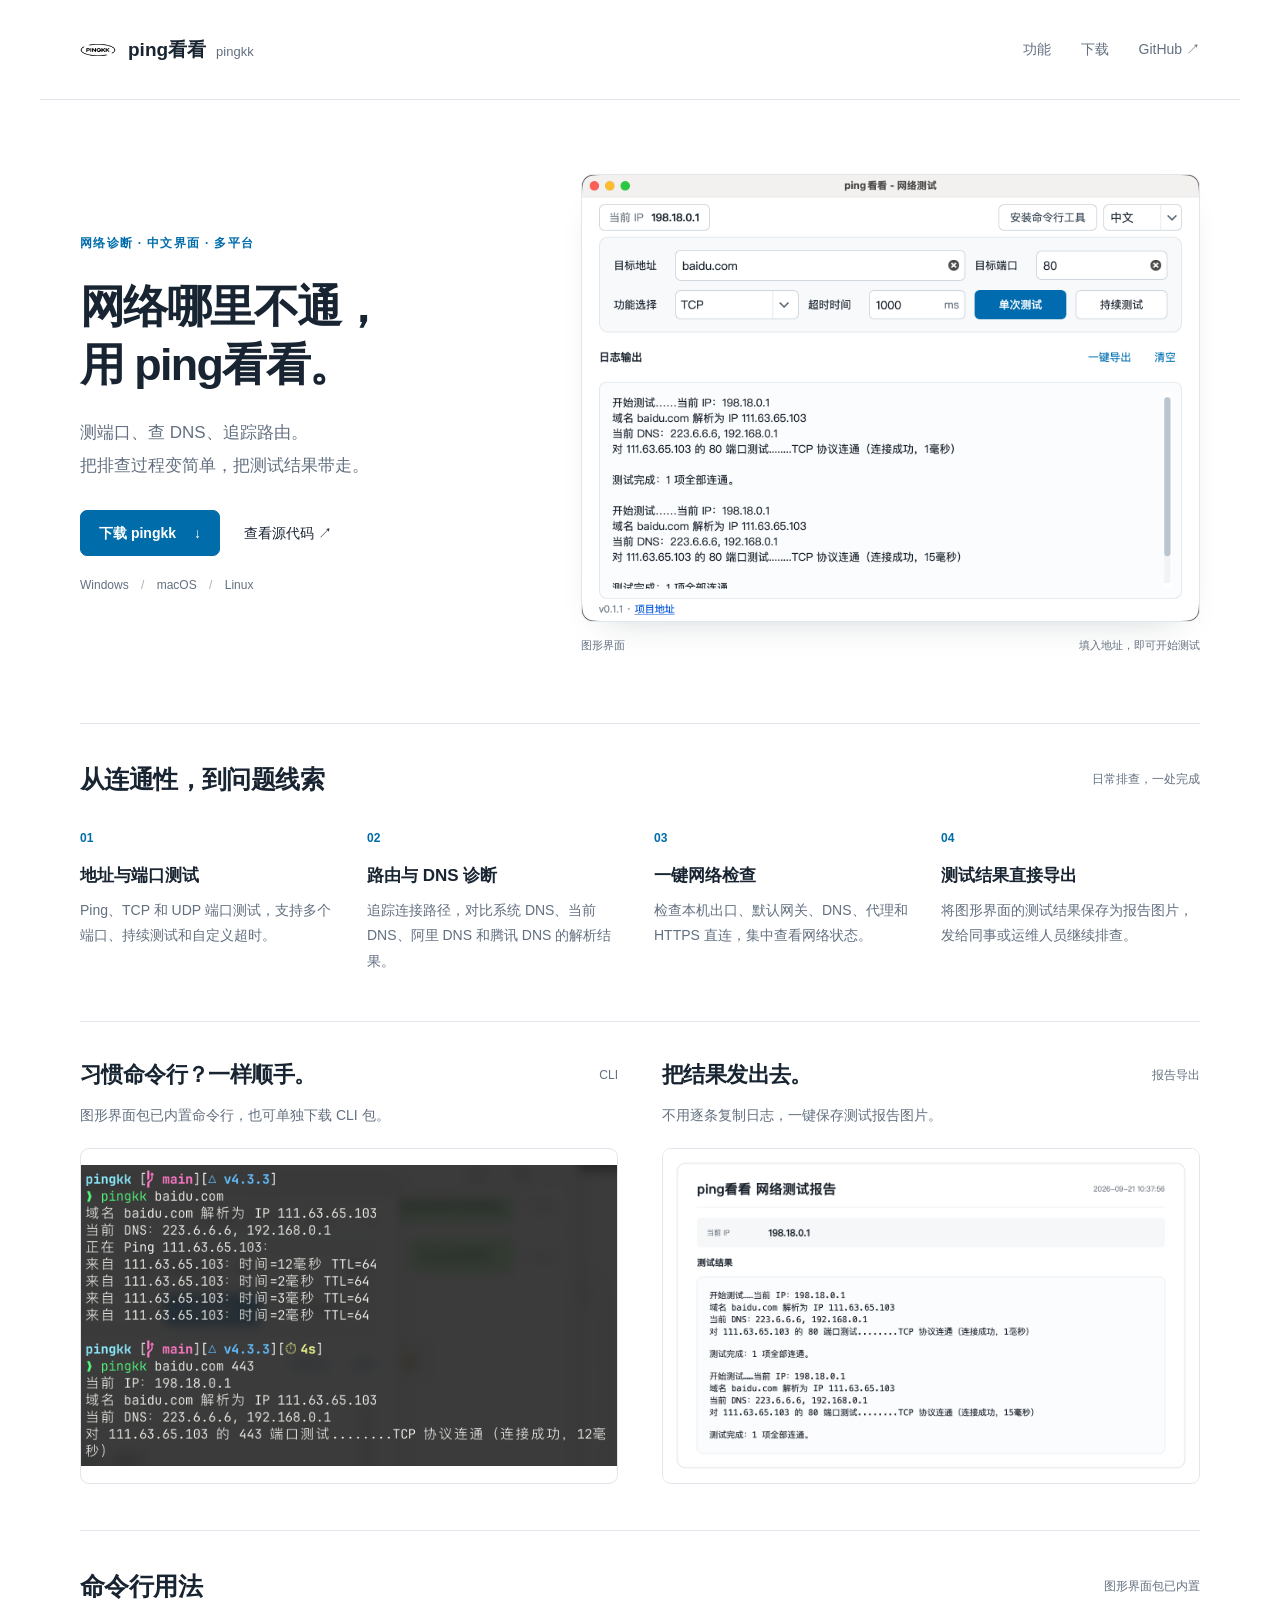
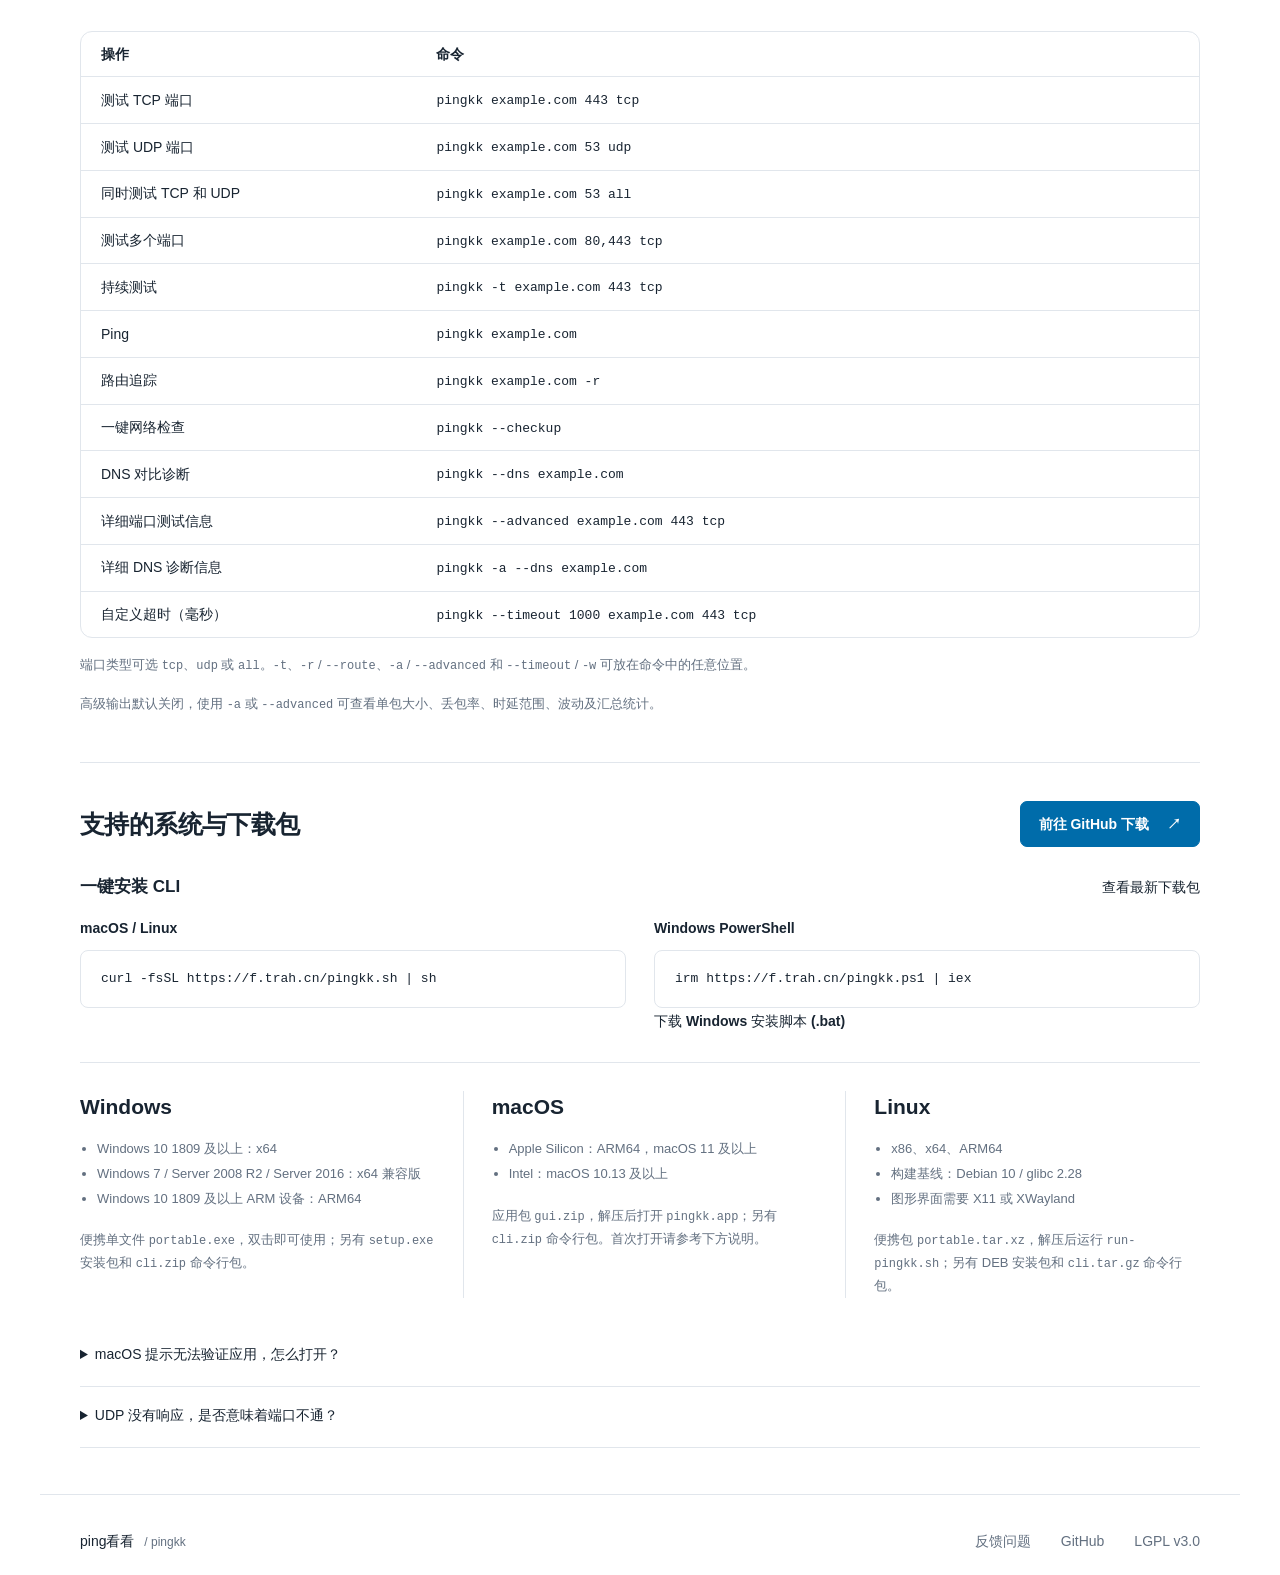
<file: website/index.html>
<!doctype html>
<html lang="zh-CN">
<head>
  <meta charset="utf-8">
  <meta name="viewport" content="width=device-width, initial-scale=1">
  <title>pingkk（ping看看）｜跨平台网络诊断工具</title>
  <meta name="description" content="pingkk（ping看看）是一款支持 Windows、macOS 和 Linux 的网络诊断工具，提供 TCP/UDP 端口测试、Ping、路由追踪、DNS 检测、一键网络检查和报告导出，支持中文图形界面及命令行。">
  <meta name="theme-color" content="#ffffff">
  <link rel="canonical" href="https://trah01.github.io/pingkk/">
  <link rel="icon" href="../assets/pingkk-icon.png" type="image/png">
  <meta property="og:type" content="website">
  <meta property="og:locale" content="zh_CN">
  <meta property="og:title" content="pingkk（ping看看）｜跨平台网络诊断工具">
  <meta property="og:description" content="测端口、查 DNS、追踪路由，把网络问题和测试结果看清楚。支持 Windows、macOS 和 Linux。">
  <meta property="og:url" content="https://trah01.github.io/pingkk/">
  <meta property="og:image" content="https://trah01.github.io/pingkk/assets/图形界面示例.png">
  <meta name="twitter:card" content="summary_large_image">
  <link rel="stylesheet" href="style.css">
  <script type="application/ld+json">
  {"@context":"https://schema.org","@type":"SoftwareApplication","name":"pingkk（ping看看）","description":"跨平台网络诊断工具，支持 TCP/UDP 端口测试、Ping、路由追踪、DNS 检测和报告导出。","url":"https://trah01.github.io/pingkk/","downloadUrl":"https://github.com/trah01/pingkk/releases/latest","operatingSystem":"Windows, macOS, Linux","applicationCategory":"UtilitiesApplication","license":"https://www.gnu.org/licenses/lgpl-3.0.html","offers":{"@type":"Offer","price":"0","priceCurrency":"CNY"}}
  </script>
</head>
<body>
  <a class="skip" href="#main">跳到正文</a>
  <header class="header wrap">
    <a class="brand" href="#" aria-label="ping看看首页"><img src="../assets/pingkk-icon.png" width="36" height="36" alt=""><span>ping看看<span class="brand-en">pingkk</span></span></a>
    <nav aria-label="主导航"><a href="#features">功能</a><a href="#download">下载</a><a href="https://github.com/trah01/pingkk">GitHub <span aria-hidden="true">↗</span></a></nav>
  </header>
  <main id="main" class="wrap">
    <section class="intro" aria-labelledby="intro-title">
      <div class="intro-copy">
        <p class="eyebrow">网络诊断 · 中文界面 · 多平台</p>
        <h1 id="intro-title">网络哪里不通，<br>用 ping看看。</h1>
        <p class="lead">测端口、查 DNS、追踪路由。<br>把排查过程变简单，把测试结果带走。</p>
        <div class="actions"><a class="button primary" href="https://github.com/trah01/pingkk/releases/latest">下载 pingkk <span aria-hidden="true">↓</span></a><a class="text-link" href="https://github.com/trah01/pingkk">查看源代码 <span aria-hidden="true">↗</span></a></div>
        <p class="platforms">Windows <span>/</span> macOS <span>/</span> Linux</p>
      </div>
      <figure class="product"><a href="../assets/图形界面示例.png" aria-label="查看完整图形界面截图"><img src="../assets/图形界面示例.png" width="1600" height="1156" alt="ping看看图形界面：填写目标地址和端口，选择测试方式，查看日志并导出结果" fetchpriority="high"></a><figcaption><span>图形界面</span><span>填入地址，即可开始测试</span></figcaption></figure>
    </section>

    <section id="features" class="section" aria-labelledby="features-title">
      <div class="section-heading"><h2 id="features-title">从连通性，到问题线索</h2><span class="section-note">日常排查，一处完成</span></div>
      <div class="features">
        <article><span class="number">01</span><h3>地址与端口测试</h3><p>Ping、TCP 和 UDP 端口测试，支持多个端口、持续测试和自定义超时。</p></article>
        <article><span class="number">02</span><h3>路由与 DNS 诊断</h3><p>追踪连接路径，对比系统 DNS、当前 DNS、阿里 DNS 和腾讯 DNS 的解析结果。</p></article>
        <article><span class="number">03</span><h3>一键网络检查</h3><p>检查本机出口、默认网关、DNS、代理和 HTTPS 直连，集中查看网络状态。</p></article>
        <article><span class="number">04</span><h3>测试结果直接导出</h3><p>将图形界面的测试结果保存为报告图片，发给同事或运维人员继续排查。</p></article>
      </div>
    </section>

    <section class="section modes" aria-label="命令行与测试报告">
      <article class="mode"><div class="section-heading"><h2>习惯命令行？一样顺手。</h2><span class="section-note">CLI</span></div><p>图形界面包已内置命令行，也可单独下载 CLI 包。</p><a class="image-link" href="../assets/命令行示例.png"><img src="../assets/命令行示例.png" width="1326" height="744" alt="pingkk 命令行测试示例" loading="lazy"></a></article>
      <article class="mode"><div class="section-heading"><h2>把结果发出去。</h2><span class="section-note">报告导出</span></div><p>不用逐条复制日志，一键保存测试报告图片。</p><a class="image-link" href="../assets/测试报告示例.png"><img src="../assets/测试报告示例.png" width="1200" height="745" alt="ping看看导出的测试报告，包含目标信息、检测结果与日志" loading="lazy"></a></article>
    </section>

    <section id="commands" class="section" aria-labelledby="commands-title">
      <div class="section-heading"><h2 id="commands-title">命令行用法</h2><span class="section-note">图形界面包已内置</span></div>
      <div class="command-table"><table><thead><tr><th scope="col">操作</th><th scope="col">命令</th></tr></thead><tbody>
        <tr><td>测试 TCP 端口</td><td><code>pingkk example.com 443 tcp</code></td></tr>
        <tr><td>测试 UDP 端口</td><td><code>pingkk example.com 53 udp</code></td></tr>
        <tr><td>同时测试 TCP 和 UDP</td><td><code>pingkk example.com 53 all</code></td></tr>
        <tr><td>测试多个端口</td><td><code>pingkk example.com 80,443 tcp</code></td></tr>
        <tr><td>持续测试</td><td><code>pingkk -t example.com 443 tcp</code></td></tr>
        <tr><td>Ping</td><td><code>pingkk example.com</code></td></tr>
        <tr><td>路由追踪</td><td><code>pingkk example.com -r</code></td></tr>
        <tr><td>一键网络检查</td><td><code>pingkk --checkup</code></td></tr>
        <tr><td>DNS 对比诊断</td><td><code>pingkk --dns example.com</code></td></tr>
        <tr><td>详细端口测试信息</td><td><code>pingkk --advanced example.com 443 tcp</code></td></tr>
        <tr><td>详细 DNS 诊断信息</td><td><code>pingkk -a --dns example.com</code></td></tr>
        <tr><td>自定义超时（毫秒）</td><td><code>pingkk --timeout 1000 example.com 443 tcp</code></td></tr>
      </tbody></table></div>
      <p class="command-note">端口类型可选 <code>tcp</code>、<code>udp</code> 或 <code>all</code>。<code>-t</code>、<code>-r</code> / <code>--route</code>、<code>-a</code> / <code>--advanced</code> 和 <code>--timeout</code> / <code>-w</code> 可放在命令中的任意位置。</p>
      <p class="command-note">高级输出默认关闭，使用 <code>-a</code> 或 <code>--advanced</code> 可查看单包大小、丢包率、时延范围、波动及汇总统计。</p>
    </section>

    <section id="download" class="section" aria-labelledby="download-title">
      <div class="section-heading"><h2 id="download-title">支持的系统与下载包</h2><a class="button primary" href="https://github.com/trah01/pingkk/releases/latest">前往 GitHub 下载 <span aria-hidden="true">↗</span></a></div>
      <div class="cli-install" aria-labelledby="install-title">
        <div class="section-heading"><h3 id="install-title">一键安装 CLI</h3><a class="text-link" href="https://f.trah.cn/pingkk/latest/">查看最新下载包</a></div>
        <div class="install-commands">
          <div><h4>macOS / Linux</h4><pre><code>curl -fsSL https://f.trah.cn/pingkk.sh | sh</code></pre></div>
          <div><h4>Windows PowerShell</h4><pre><code>irm https://f.trah.cn/pingkk.ps1 | iex</code></pre><a class="text-link" href="https://f.trah.cn/pingkk.bat" download>下载 Windows 安装脚本 (.bat)</a></div>
        </div>
      </div>
      <div class="systems">
        <article><h3>Windows</h3><ul><li>Windows 10 1809 及以上：x64</li><li>Windows 7 / Server 2008 R2 / Server 2016：x64 兼容版</li><li>Windows 10 1809 及以上 ARM 设备：ARM64</li></ul><p>便携单文件 <code>portable.exe</code>，双击即可使用；另有 <code>setup.exe</code> 安装包和 <code>cli.zip</code> 命令行包。</p></article>
        <article><h3>macOS</h3><ul><li>Apple Silicon：ARM64，macOS 11 及以上</li><li>Intel：macOS 10.13 及以上</li></ul><p>应用包 <code>gui.zip</code>，解压后打开 <code>pingkk.app</code>；另有 <code>cli.zip</code> 命令行包。首次打开请参考下方说明。</p></article>
        <article><h3>Linux</h3><ul><li>x86、x64、ARM64</li><li>构建基线：Debian 10 / glibc 2.28</li><li>图形界面需要 X11 或 XWayland</li></ul><p>便携包 <code>portable.tar.xz</code>，解压后运行 <code>run-pingkk.sh</code>；另有 DEB 安装包和 <code>cli.tar.gz</code> 命令行包。</p></article>
      </div>
      <div class="help"><details><summary>macOS 提示无法验证应用，怎么打开？</summary><p>此版本未使用 Apple Developer ID 和公证。确认从本项目 Releases 下载后，在终端进入 pingkk.app 所在目录，执行以下命令，再双击打开应用。命令只清除此应用的下载隔离标记。</p><pre><code>xattr -dr com.apple.quarantine pingkk.app</code></pre></details><details><summary>UDP 没有响应，是否意味着端口不通？</summary><p>不一定。UDP 只有收到目标响应时才显示为连通；没有响应时显示“状态未知”，不能仅据此确定端口不通。</p></details></div>
    </section>
  </main>
  <footer class="footer wrap"><span>ping看看 <span class="muted">/ pingkk</span></span><div><a href="https://github.com/trah01/pingkk/issues">反馈问题</a><a href="https://github.com/trah01/pingkk">GitHub</a><a href="https://github.com/trah01/pingkk/blob/main/licenses/LGPL-3.0.txt">LGPL v3.0</a></div></footer>
</body>
</html>
</file>
<file: website/style.css>
:root{--background:#fff;--text:#182431;--muted:#637080;--line:#e1e6ec;--accent:#006caa;--accent-hover:#005487;--radius:12px;--font:-apple-system,BlinkMacSystemFont,"Segoe UI","PingFang SC","Microsoft YaHei",sans-serif;--body-size:15px;--heading-size:25px}
*{box-sizing:border-box}html{scroll-behavior:smooth;scroll-padding-top:24px}body{margin:0;background:var(--background);color:var(--text);font:var(--body-size)/1.75 var(--font);-webkit-font-smoothing:antialiased}a{color:inherit;text-decoration:none}a:focus-visible,summary:focus-visible{outline:3px solid var(--accent);outline-offset:5px;border-radius:4px}a:active{opacity:.8}img{max-width:100%;height:auto;display:block}.wrap{max-width:1200px;margin:auto;padding-inline:40px}.header{height:100px;display:flex;align-items:center;justify-content:space-between;border-bottom:1px solid var(--line);gap:20px}.brand{display:flex;align-items:center;gap:12px;font-size:19px;font-weight:650;white-space:nowrap}.brand-en{font-size:13px;font-weight:400;color:var(--muted);margin-left:10px}.header nav,.footer div{display:flex;gap:30px;align-items:center}.header nav a,.footer a{font-size:14px;color:var(--muted)}.header nav a:hover,.footer a:hover,.text-link:hover{color:var(--accent)}.intro{display:grid;grid-template-columns:.85fr 1.15fr;gap:44px;align-items:center;padding:74px 0 68px}.eyebrow{color:var(--accent);font-size:12px;font-weight:600;letter-spacing:1.3px;margin:0 0 23px}h1{font-size:clamp(32px,3.5vw,46px);line-height:1.3;letter-spacing:-1.6px;margin:0;font-weight:650}.lead{font-size:17px;color:var(--muted);line-height:1.9;margin:24px 0 28px}.actions{display:flex;gap:24px;align-items:center;flex-wrap:wrap}.button{display:inline-flex;justify-content:center;align-items:center;gap:18px;min-height:46px;border:1px solid var(--line);border-radius:7px;padding:9px 18px;font-weight:600;font-size:14px;transition:background .15s,border-color .15s}.button:hover{border-color:var(--accent);color:var(--accent)}.primary{background:var(--accent);border-color:var(--accent);color:#fff}.primary:hover{background:var(--accent-hover);border-color:var(--accent-hover);color:#fff}.text-link{font-size:14px;font-weight:550}.platforms{font-size:12px;color:var(--muted);margin:19px 0 0}.platforms span{color:#a6afba;padding:0 9px}.product{margin:0;min-width:0}.product>a{display:block;border:1px solid var(--line);border-radius:var(--radius);overflow:hidden;box-shadow:0 16px 36px -24px #18243145}.product figcaption{display:flex;justify-content:space-between;gap:16px;font-size:11px;color:var(--muted);margin-top:14px}.section{padding:38px 0 46px;border-top:1px solid var(--line)}.section-heading{display:flex;justify-content:space-between;align-items:center;gap:20px;margin-bottom:27px}h2{font-size:var(--heading-size);line-height:1.4;letter-spacing:-.6px;font-weight:600;margin:0}.section-note{font-size:12px;color:var(--muted);white-space:nowrap}.features{display:grid;grid-template-columns:repeat(4,1fr);gap:28px}.number{font-size:12px;color:var(--accent);font-weight:600}h3{font-size:17px;font-weight:600;margin:13px 0 9px;line-height:1.5}.features p{font-size:14px;color:var(--muted);margin:0;line-height:1.85}.modes{display:grid;grid-template-columns:1fr 1fr;gap:44px}.mode{min-width:0}.mode .section-heading{margin-bottom:12px}.mode h2{font-size:22px}.mode p{color:var(--muted);font-size:14px;margin:0 0 20px}pre{overflow:auto;border:1px solid var(--line);border-radius:8px;padding:16px 20px;line-height:1.8;margin:0 0 20px;font-size:13px}code{font-family:ui-monospace,SFMono-Regular,Consolas,monospace}.image-link{display:block;overflow:hidden;border:1px solid var(--line);border-radius:9px}.mode>.text-link{display:inline-block;margin-top:16px}.mode .image-link{aspect-ratio:16/10;display:flex;align-items:center;justify-content:center}.mode .image-link img{width:100%;height:100%;object-fit:contain}.mode{display:flex;flex-direction:column}.mode .image-link{margin-top:auto}.systems{display:grid;grid-template-columns:repeat(3,1fr);gap:28px}.systems article{min-width:0}.systems article+article{border-left:1px solid var(--line);padding-left:28px}.systems h3{font-size:21px;margin:0 0 15px}.systems ul{padding-left:17px;margin:0 0 18px;font-size:13px;color:var(--muted);line-height:1.9}.systems p{font-size:13px;color:var(--muted);margin:0;overflow-wrap:anywhere}.systems code{font-size:12px}.command-table{overflow-x:auto;border:1px solid var(--line);border-radius:var(--radius)}table{border-collapse:collapse;width:100%;text-align:left;font-size:14px}th,td{padding:10px 20px;border-bottom:1px solid var(--line)}th{font-weight:600}td:first-child{width:30%;min-width:170px}td code{white-space:nowrap;font-size:13px}tbody tr:last-child td{border-bottom:0}.command-note{font-size:13px;color:var(--muted);margin:16px 0 0}.command-note code{font-size:12px}.help{margin-top:28px}details{border-bottom:1px solid var(--line);padding:16px 0}summary{cursor:pointer;font-size:14px;font-weight:500;min-height:28px}summary:hover{color:var(--accent)}details p{color:var(--muted);font-size:14px;max-width:760px;margin:14px 0}details pre{max-width:760px}.footer{border-top:1px solid var(--line);min-height:94px;display:flex;align-items:center;justify-content:space-between;gap:20px;font-size:14px}.muted{color:var(--muted);font-size:12px;margin-left:6px}.skip{position:absolute;top:8px;left:8px;background:#fff;padding:8px 16px;border:1px solid var(--accent);z-index:2;transform:translateY(-150%)}.skip:focus{transform:none}
@media(min-width:1500px){.intro{padding-top:90px;padding-bottom:80px}}@media(max-width:960px){.wrap{padding-inline:28px}.intro{gap:28px;padding:50px 0}.features{grid-template-columns:repeat(2,1fr);gap:28px 40px}.systems{gap:20px}.systems article+article{padding-left:20px}.modes{gap:26px}.mode h2{font-size:19px}.mode .section-note{display:none}}@media(max-width:680px){.wrap{padding-inline:20px}.header{height:78px}.brand{font-size:17px;gap:8px}.brand img{width:30px;height:30px}.brand-en{display:none}.header nav{gap:18px}.header nav a{font-size:13px}.intro{grid-template-columns:1fr;gap:32px;padding:36px 0}.eyebrow{margin-bottom:16px}h1{font-size:36px;letter-spacing:-1px}.lead{margin:18px 0 23px;font-size:16px}.section{padding:28px 0 32px}.section-heading{margin-bottom:22px;gap:12px}h2{font-size:21px}.section-note{font-size:11px}.features{gap:24px}.features h3{font-size:16px}.features p{font-size:13px}.modes,.systems{grid-template-columns:1fr;gap:28px}.mode h2{font-size:21px}.mode .section-note{display:inline}.systems article+article{border-left:0;border-top:1px solid var(--line);padding:22px 0 0}.command-table th,.command-table td{padding:10px 14px}#download .section-heading{flex-wrap:wrap}.footer{padding-block:23px;align-items:flex-start;flex-direction:column;gap:12px}.footer div{gap:24px}.product figcaption{font-size:10px}}@media(prefers-reduced-motion:reduce){html{scroll-behavior:auto}.button{transition:none}}

.cli-install{margin-bottom:28px;padding-bottom:28px;border-bottom:1px solid var(--line)}.cli-install .section-heading{margin-bottom:16px}.cli-install h3{margin:0;font-size:17px}.install-commands{display:grid;grid-template-columns:1fr 1fr;gap:28px}.install-commands>div{min-width:0}.install-commands h4{margin:0 0 10px;font-size:14px;font-weight:600}.install-commands pre{margin:0;white-space:pre;user-select:all}@media(max-width:680px){.install-commands{grid-template-columns:1fr;gap:20px}.cli-install .text-link{font-size:13px}}
</file>
